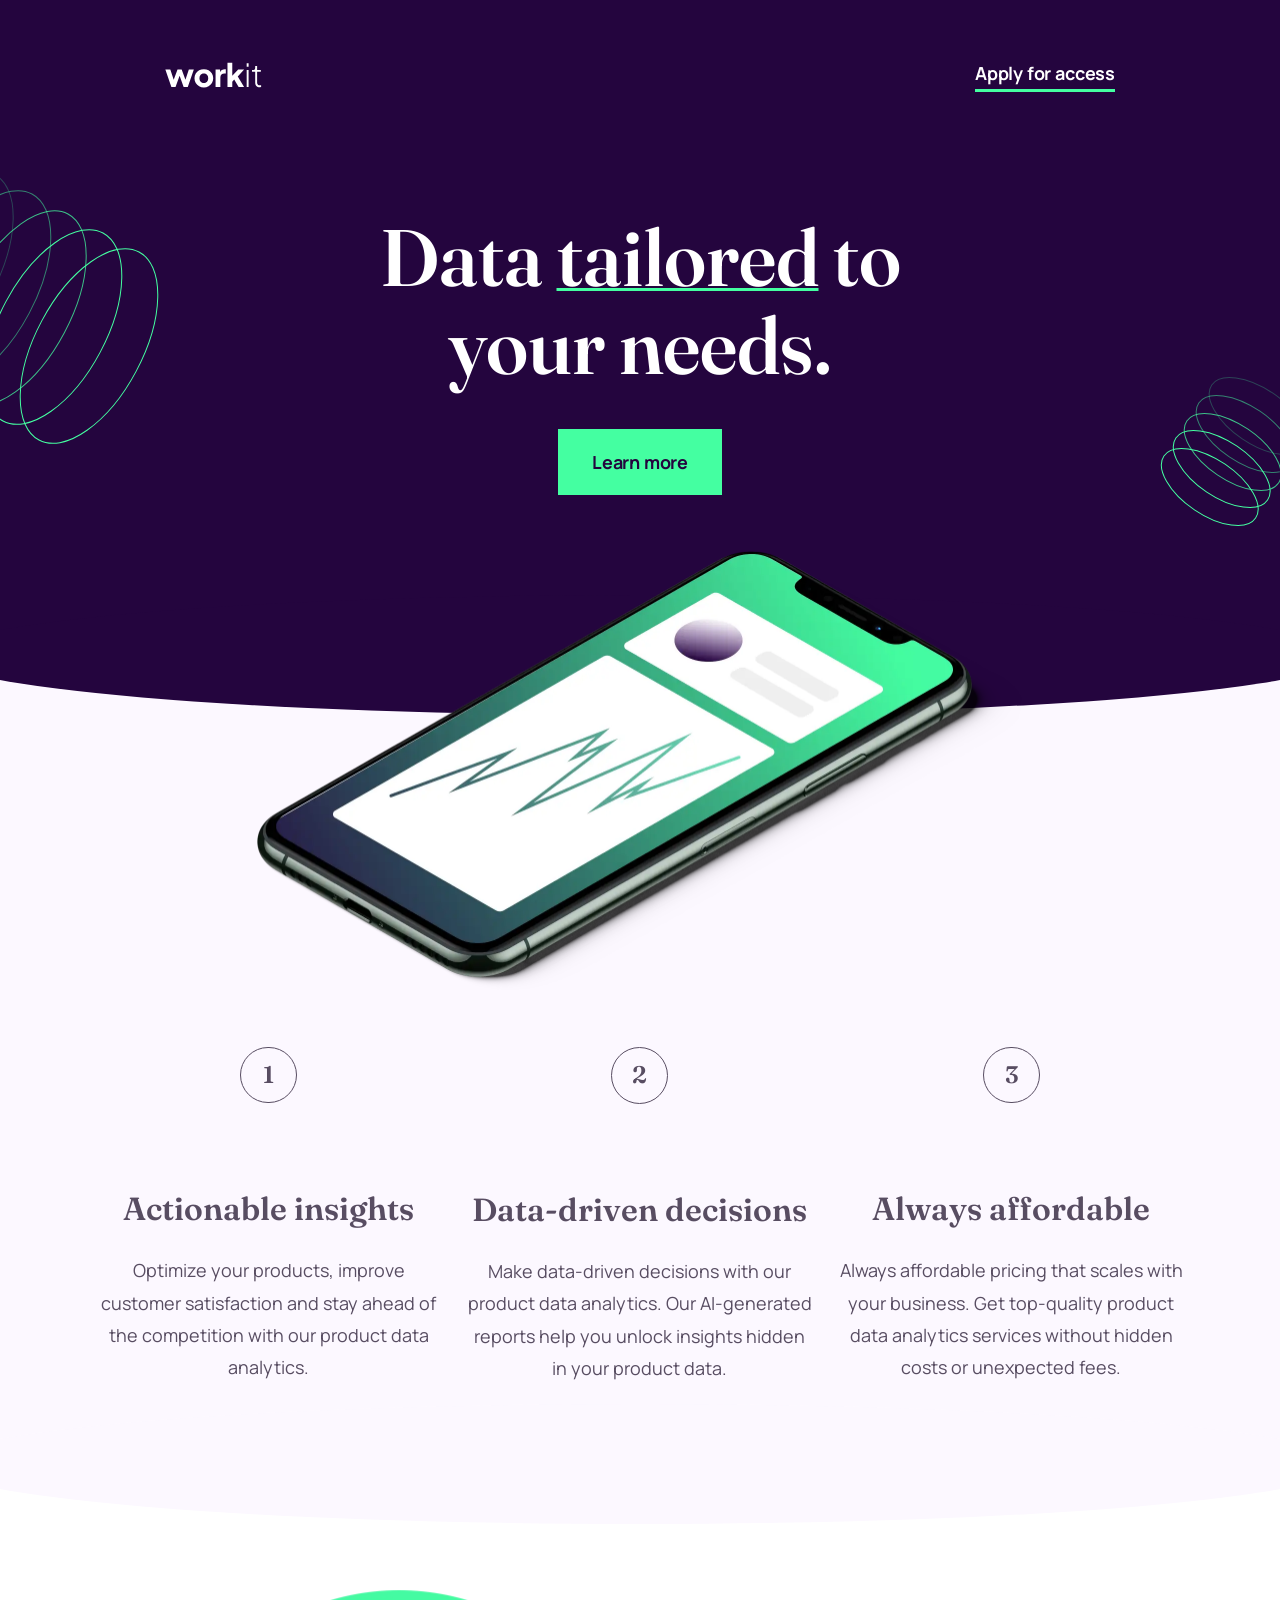
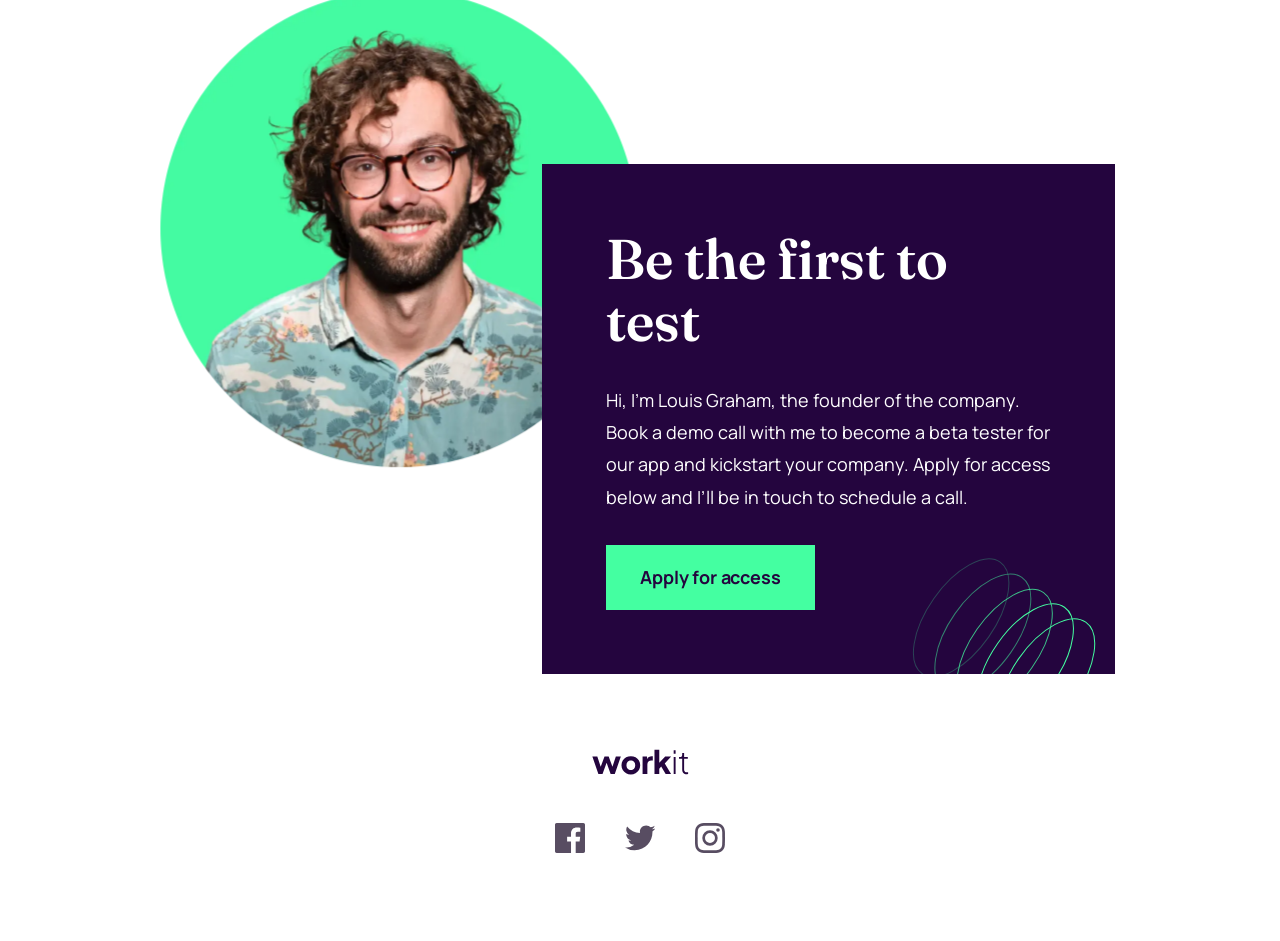
<file: index.html>
<!DOCTYPE html>
<html lang="en">
  <head>
    <meta charset="UTF-8" />
    <meta name="viewport" content="width=device-width, initial-scale=1.0" />

    <link
      rel="icon"
      type="image/png"
      sizes="32x32"
      href="./assets/images/favicon-32x32.png"
    />

    <link rel="preconnect" href="https://fonts.googleapis.com" />
    <link rel="preconnect" href="https://fonts.gstatic.com" crossorigin />
    <link
      href="https://fonts.googleapis.com/css2?family=Fraunces:ital,opsz,wght@0,9..144,100..900;1,9..144,100..900&family=Manrope:wght@200..800&display=swap"
      rel="stylesheet"
    />
    <link rel="stylesheet" href="css/style.css" />
    <title>Frontend Mentor | Workit landing page</title>
  </head>
  <body class="bg-accent">
    <header class="primary-header bg-dark">
      <nav class="primary-nav">
        <a href="#" aria-label="Workit - Home"
          ><img src="assets/images/logo-light.svg" alt=""
        /></a>
        <a href="#" class="btn btn-secondary">Apply for access</a>
      </nav>
    </header>
    <main>
      <section class="main-heading bg-dark">
        <h1 class="page-title">Data <em>tailored</em> to your needs.</h1>
        <a href="#" class="btn btn-primary">Learn more</a>
      </section>
      <img
        src="assets/images/image-hero.webp"
        alt="A modern smartphone with a green and white abstract design on the screen, placed diagonally"
        class="phone"
      />
      <div class="product-container">
        <ol class="product-features">
          <li class="product-feature">
            <p class="h2 feature-number" aria-hidden="true">1</p>
            <div class="feature-text">
              <h2 class="section-title">Actionable insights</h2>
              <p>
                Optimize your products, improve customer satisfaction and stay
                ahead of the competition with our product data analytics.
              </p>
            </div>
          </li>
          <li class="product-feature">
            <p class="h2 feature-number" aria-hidden="true">2</p>
            <div class="feature-text">
              <h2 class="section-title">Data-driven decisions</h2>
              <p>
                Make data-driven decisions with our product data analytics. Our
                AI-generated reports help you unlock insights hidden in your
                product data.
              </p>
            </div>
          </li>
          <li class="product-feature">
            <p class="h2 feature-number" aria-hidden="true">3</p>
            <div class="feature-text">
              <h2 class="section-title">Always affordable</h2>
              <p>
                Always affordable pricing that scales with your business. Get
                top-quality product data analytics services without hidden costs
                or unexpected fees.
              </p>
            </div>
          </li>
        </ol>
      </div>
      <section class="founder bg-white">
        <img
          src="assets/images/image-founder.webp"
          alt="Portrait of Louis Graham, founder of the company with green background, a Hawaiian T-shirt and glasses."
          class="founder-profile"
        />
        <div class="founder-info bg-dark">
          <h2 class="founder-title">Be the first to test</h2>
          <p>
            Hi, I'm Louis Graham, the founder of the company. Book a demo call
            with me to become a beta tester for our app and kickstart your
            company. Apply for access below and I’ll be in touch to schedule a
            call.
          </p>
          <a href="" class="btn btn-primary">Apply for access</a>
        </div>
      </section>
    </main>
    <footer class="bg-white">
      <a href="#" aria-label="Workit - Home"
        ><img src="assets/images/logo-dark.svg" alt=""
      /></a>
      <ul class="socials">
        <li>
          <a href="#" aria-label="Facebook"
            ><span class="icon icon-facebook"></span
          ></a>
        </li>
        <li>
          <a href="#" aria-label="Twitter"
            ><span class="icon icon-twitter"></span
          ></a>
        </li>
        <li>
          <a href="#" aria-label="Instagram"
            ><span class="icon icon-instagram"></span
          ></a>
        </li>
      </ul>
    </footer>
  </body>
</html>
</file>
<file: css/style.css>
/* Box sizing rules */
*,
*::before,
*::after {
  box-sizing: border-box;
}

/* Prevent font size inflation */
html {
  -moz-text-size-adjust: none;
  -webkit-text-size-adjust: none;
  text-size-adjust: none;
}

/* Remove default margin in favour of better control in authored CSS */
body,
h1,
.h1,
h2,
.h2,
h3,
.h3,
h4,
.h4,
p {
  margin: 0;
}

/* Remove list styles on ul, ol elements with a list role, which suggests default styling will be removed */
ul,
ol {
  list-style: none;
  padding: 0;
}

/* Set core body defaults */
body {
  min-height: 100vh;
  line-height: 1.8;
  font-family: "Manrope", sans-serif;
  font-size: 1rem;
  font-weight: 400;
  text-align: center;
}
@media (min-width: 75rem) {
  body {
    font-size: 1.125rem;
  }
}

/* Set shorter line heights on headings and interactive elements */
h1,
h2,
h3,
h4,
button,
input,
label {
  line-height: 1.1;
}

/* Make images easier to work with */
img,
picture {
  max-width: 100%;
  height: auto;
  display: block;
}

/* Inherit fonts for inputs and buttons */
/* Inherit fonts for inputs and buttons */
input,
button,
textarea,
select {
  font-family: inherit;
  font-size: inherit;
}

.visually-hidden:not(:focus):not(:active) {
  clip: rect(0 0 0 0);
  clip-path: inset(50%);
  height: 1px;
  overflow: hidden;
  position: absolute;
  white-space: nowrap;
  width: 1px;
}

.sr-only {
  position: absolute;
  width: 1px;
  height: 1px;
  padding: 0;
  margin: -1px;
  overflow: hidden;
  clip: rect(0, 0, 0, 0);
  white-space: nowrap;
  border-width: 0;
}

.bg-dark {
  color: #ffffff;
  background: #24053e;
}

.bg-accent {
  color: #584d62;
  background-color: #fcf8ff;
}

.bg-white {
  color: black;
  background-color: #ffffff;
}

h1,
h2,
.h2,
h3 {
  font-family: "Fraunces", serif;
  font-weight: 600;
}

.page-title {
  font-size: 3.125rem;
}
@media (min-width: 48.125rem) {
  .page-title {
    font-size: 3.75rem;
  }
}
@media (min-width: 75rem) {
  .page-title {
    font-size: 5rem;
  }
}
.page-title em {
  font-style: normal;
  text-decoration: underline;
  text-decoration-color: #44ffa1;
  text-decoration-thickness: 3px;
}

.feature-number {
  padding: 0.3125rem 1rem;
  aspect-ratio: 1/1;
  display: inline-block;
  font-size: 1.25rem;
  line-height: 1.6;
  border: 1px solid #584d62;
  border-radius: 50%;
}
@media (min-width: 75rem) {
  .feature-number {
    padding: 0.5rem 1.25rem;
    font-size: 1.5rem;
  }
}

.section-title {
  font-size: 1.75rem;
}
@media (min-width: 75rem) {
  .section-title {
    font-size: 2rem;
  }
}

.founder-title {
  font-size: 2rem;
}
@media (min-width: 48.125rem) {
  .founder-title {
    font-size: 3rem;
  }
}
@media (min-width: 75rem) {
  .founder-title {
    font-size: 3.5rem;
  }
}

.btn {
  display: inline-block;
  text-decoration: none;
  font-weight: 700;
  line-height: 1.8;
  letter-spacing: -0.18px;
}

.btn-primary {
  background-color: #44ffa1;
  color: #24053e;
  padding: 0.8em 1.8em;
  border: 2px solid #44ffa1;
}

.btn-primary:hover,
.btn-primary:focus {
  background-color: transparent;
  color: #44ffa1;
}

.btn-secondary {
  color: #ffffff;
  border-bottom: 3px solid #44ffa1;
}

.btn-secondary:hover,
.btn-secondary:focus {
  color: #44ffa1;
}

/* General Layout */
/* Header Components */
.primary-nav {
  display: flex;
  align-items: center;
  padding: 2rem 1rem;
}
.primary-nav .btn-secondary {
  margin-left: auto;
}
@media (min-width: 48.125rem) {
  .primary-nav {
    padding: 2.4375rem 2rem;
  }
}
@media (min-width: 75rem) {
  .primary-nav {
    padding: 3.5625rem 10.3125rem;
  }
}

main {
  overflow: hidden;
}

/* Main Components */
.main-heading {
  position: relative;
  padding: 4rem 1rem;
  padding-bottom: 7.5rem;
  /* Curve line at the botton of the section */
}
.main-heading > * + * {
  margin-top: 2.5rem;
}
.main-heading::after {
  content: "";
  position: absolute;
  bottom: -60px;
  left: -5%;
  right: 0;
  display: block;
  width: 110%;
  height: 120px;
  border-radius: 50%;
  background-color: #24053e;
}
.main-heading .page-title {
  max-width: 35rem;
  margin: 0 auto;
}
@media (min-width: 48.125rem) {
  .main-heading {
    background-image: url(/assets/images/bg-pattern-1.svg), url(/assets/images/bg-pattern-2.svg);
    background-repeat: no-repeat no-repeat;
    background-position: top left -12.5em, bottom 6.25em right -6.25em;
    padding-bottom: 10rem;
  }
}
@media (min-width: 75rem) {
  .main-heading {
    background-position: top left -8.5em, bottom 6.25em right -2.25em;
  }
  .main-heading .page-title {
    max-width: 39.6875rem;
  }
}

.phone {
  position: relative;
  z-index: 1;
  margin: 0 auto;
  width: 514px;
  height: 296px;
  margin-top: -6.5rem;
  visibility: hidden;
}
@media (min-width: 48.125rem) {
  .phone {
    visibility: visible;
  }
}
@media (min-width: 75rem) {
  .phone {
    width: 767px;
    height: 440px;
  }
}

.product-features {
  position: relative;
  display: flex;
  flex-direction: column;
  gap: 2.5rem;
  padding: 0 1rem;
  padding-bottom: 5rem;
  max-width: 35.625rem;
  margin: 0 auto;
}
.product-features > * {
  flex-basis: 100%;
}
@media (min-width: 48.125rem) {
  .product-features {
    display: flex;
    flex-direction: column;
    gap: 3rem;
    padding-top: 3.5rem;
    text-align: left;
  }
  .product-features > * {
    flex-basis: 100%;
  }
}
@media (min-width: 75rem) {
  .product-features {
    display: flex;
    flex-direction: row;
    gap: 1.625rem;
    max-width: 70rem;
    text-align: center;
  }
  .product-features > * {
    flex-basis: 100%;
  }
}

.product-container {
  position: relative;
  /* Curve line at the botton of the section */
}
.product-container::after {
  content: "";
  position: absolute;
  bottom: -60px;
  left: -5%;
  right: 0;
  display: block;
  width: 110%;
  height: 120px;
  border-radius: 50%;
  background-color: #fcf8ff;
}

.product-feature > * + * {
  margin-top: 1.5rem;
}
@media (min-width: 48.125rem) {
  .product-feature {
    display: flex;
    flex-direction: row;
    gap: 2rem;
    align-items: center;
  }
}
@media (min-width: 75rem) {
  .product-feature {
    flex-direction: column;
  }
  .product-feature > * + * {
    margin-top: 3.5rem;
  }
}
.product-feature .feature-text > * + * {
  margin-top: 1rem;
}
@media (min-width: 75rem) {
  .product-feature .feature-text > * + * {
    margin-top: 1.75rem;
  }
}

.founder {
  padding: 6.25rem 1rem 4.6875rem;
}
@media (min-width: 48.125rem) {
  .founder {
    display: flex;
    justify-content: center;
    align-items: center;
    padding: 15.625rem 2.5rem 4.6875rem 2.5rem;
  }
}
@media (min-width: 75rem) {
  .founder {
    padding: 18.75rem 10.3125rem 4.6875rem 4.0625rem;
  }
}
.founder .founder-profile {
  width: 280px;
  height: 280px;
  transform: translateY(3.125rem);
  margin-inline: auto;
}
@media (min-width: 48.125rem) {
  .founder .founder-profile {
    margin-inline: revert;
    transform: translate(20%, -40%);
  }
}
@media (min-width: 75rem) {
  .founder .founder-profile {
    width: 477px;
    height: 477px;
    transform: translate(20%, -40%);
  }
}
.founder .founder-info {
  position: relative;
  z-index: 1;
  padding: 2rem;
}
.founder .founder-info > * + * {
  margin-top: 1.25rem;
}
@media (min-width: 48.125rem) {
  .founder .founder-info {
    padding: 3rem 3.5rem;
    background-image: url(/assets/images/bg-pattern-3.svg);
    background-repeat: no-repeat;
    background-position: bottom -5rem right;
    text-align: left;
  }
  .founder .founder-info > * + * {
    margin-top: 1.5rem;
  }
}
@media (min-width: 75rem) {
  .founder .founder-info {
    padding: 4rem;
    max-width: 45.625rem;
  }
  .founder .founder-info > * + * {
    margin-top: 2rem;
  }
}

/* Footer Components */
footer {
  padding-bottom: 3.75rem;
}
footer img {
  margin: 0 auto;
}
footer .socials {
  margin-top: 3rem;
  display: flex;
  justify-content: center;
  align-items: center;
  gap: 2.5rem;
}

.icon {
  display: inline-block;
  width: 1.875rem;
  height: 1.875rem;
  background-size: cover;
}

.icon-facebook {
  background-image: url(/assets/images/icon-facebook.svg);
}

.icon-twitter {
  background-image: url(/assets/images/icon-twitter.svg);
  width: 1.875rem;
  height: 1.625rem;
}

.icon-instagram {
  background-image: url(/assets/images/icon-instagram.svg);
}

.icon:hover {
  filter: invert(27%) sepia(51%) saturate(2878%) hue-rotate(273deg) brightness(13%) contrast(85%);
}

/*# sourceMappingURL=style.css.map */
</file>
